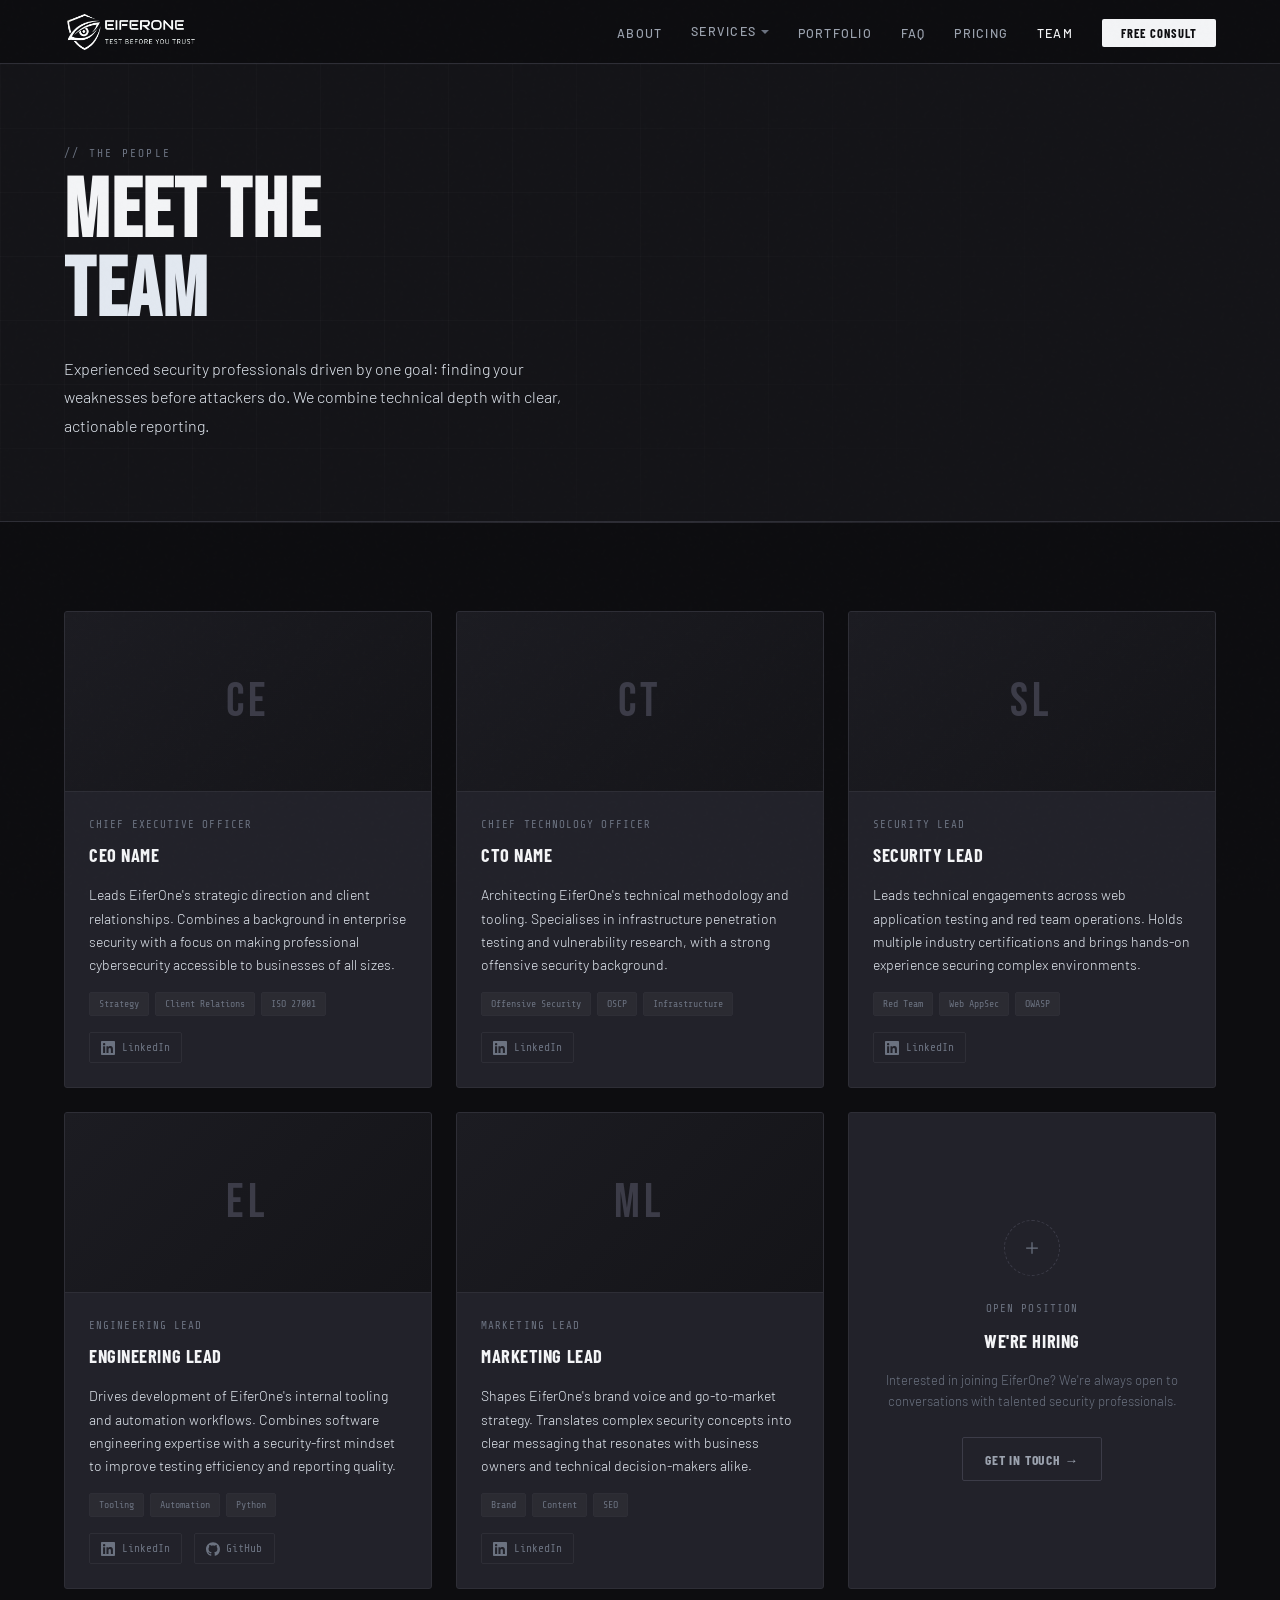
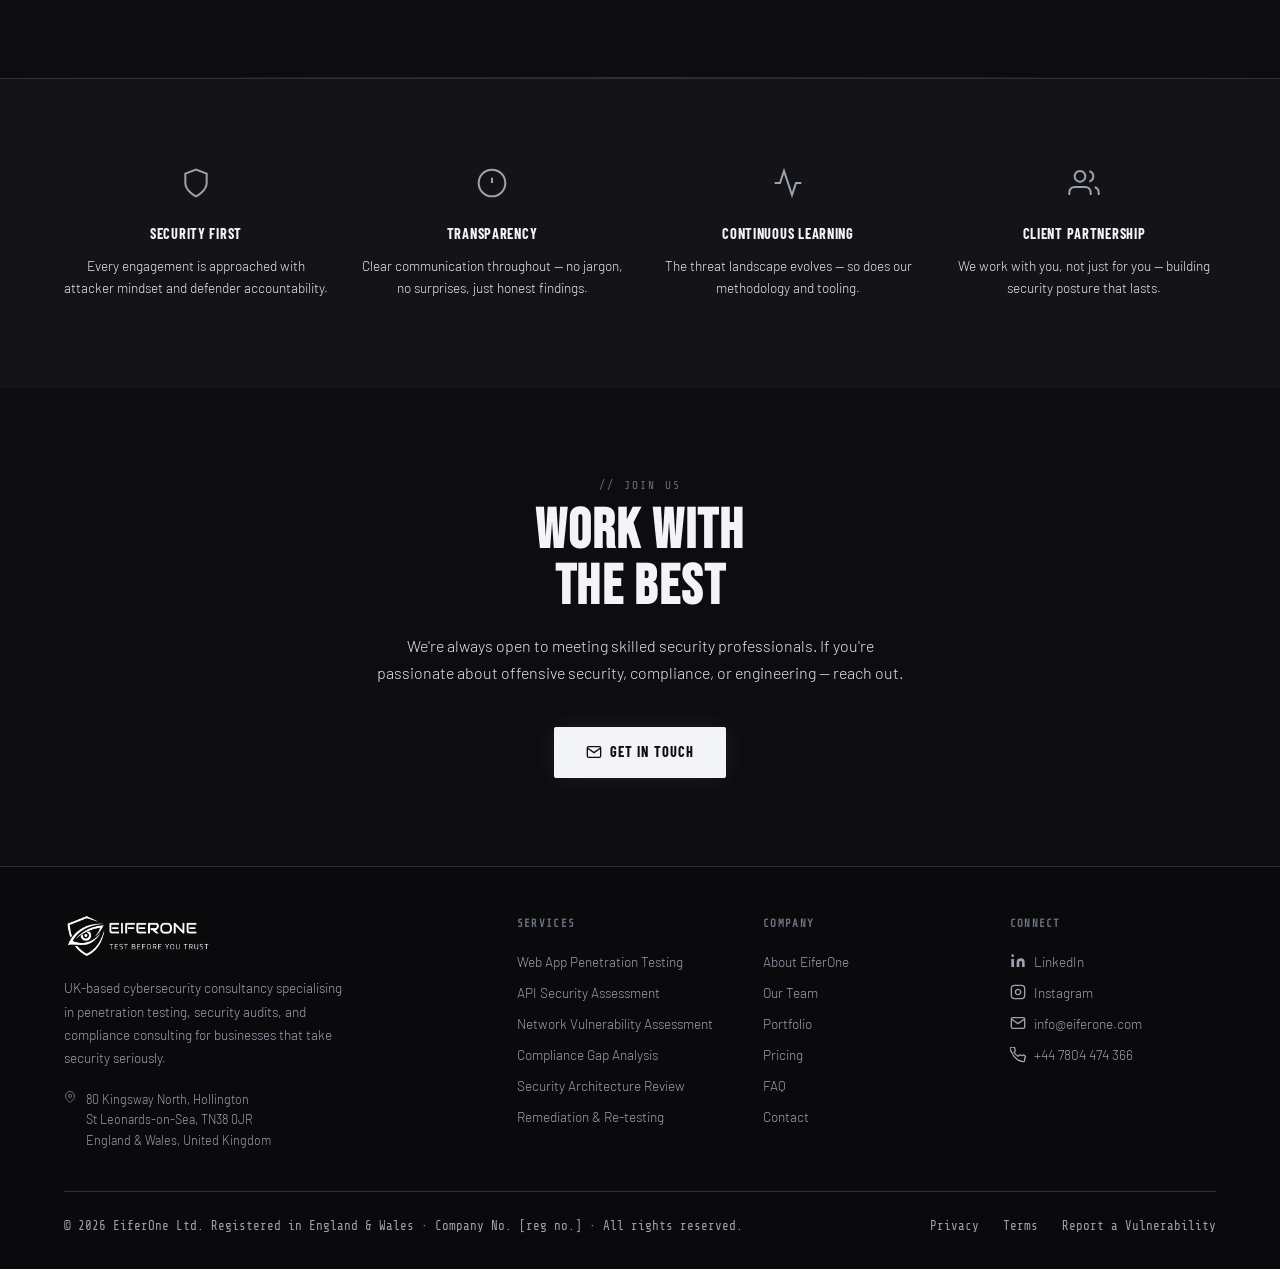
<file: team.html>
<!DOCTYPE html>
<html lang="en-GB">
<head>
<meta charset="UTF-8">
<meta name="viewport" content="width=device-width, initial-scale=1.0">
<title>Our Team — EiferOne Cybersecurity Consultancy</title>
<meta name="description" content="Meet the EiferOne team — experienced cybersecurity professionals dedicated to protecting businesses through penetration testing, security audits, and compliance consulting.">
<meta name="robots" content="index, follow">
<meta name="theme-color" content="#0d0d10">
<link rel="canonical" href="https://eiferone.com/team.html">
<meta property="og:type" content="website">
<meta property="og:url" content="https://eiferone.com/team.html">
<meta property="og:title" content="Our Team — EiferOne Cybersecurity Consultancy">
<meta property="og:description" content="Meet the EiferOne team — experienced cybersecurity professionals dedicated to protecting businesses.">
<meta property="og:image" content="https://eiferone.com/assets/og-image.png">
<meta property="og:site_name" content="EiferOne">
<meta property="og:locale" content="en_GB">
<link rel="icon" type="image/png" href="./assets/Favicon.png">
<link rel="preconnect" href="https://fonts.googleapis.com">
<link rel="preload" href="https://fonts.googleapis.com/css2?family=Share+Tech+Mono&family=Bebas+Neue&family=Barlow:wght@300;400;500;600&family=Barlow+Condensed:wght@600;700&display=swap" as="style" onload="this.onload=null;this.rel='stylesheet'">
<noscript><link href="https://fonts.googleapis.com/css2?family=Share+Tech+Mono&family=Bebas+Neue&family=Barlow:wght@300;400;500;600&family=Barlow+Condensed:wght@600;700&display=swap" rel="stylesheet"></noscript>

<link rel="stylesheet" href="./shared.css">

<style>
/* PAGE-SPECIFIC */
.page-header {
  padding: 9rem 5% 5rem;
  background: var(--dark);
  position: relative; overflow: hidden;
  border-bottom: 1px solid var(--border);
}
.page-header::before {
  content: ''; position: absolute; inset: 0;
  background-image:
    linear-gradient(rgba(255,255,255,0.018) 1px, transparent 1px),
    linear-gradient(90deg, rgba(255,255,255,0.018) 1px, transparent 1px);
  background-size: 64px 64px;
  mask-image: radial-gradient(ellipse 80% 80% at 20% 50%, black 30%, transparent 100%);
}
.page-header-inner { position: relative; z-index: 1; }
.page-lead { font-size: 1rem; color: var(--text); max-width: 540px; margin-top: 1rem; line-height: 1.8; }

/* TEAM GRID */
.team-section { background: var(--black); }
.team-grid {
  display: grid;
  grid-template-columns: repeat(auto-fill, minmax(300px, 1fr));
  gap: 1.5rem;
}

.team-card {
  background: var(--card); border: 1px solid var(--border);
  border-radius: 3px; overflow: hidden;
  transition: border-color 0.25s, transform 0.25s;
}
.team-card:hover { border-color: var(--border2); transform: translateY(-3px); }

.card-photo-placeholder {
  height: 180px;
  background: linear-gradient(135deg, var(--mid), var(--dark));
  display: flex; align-items: center; justify-content: center;
  border-bottom: 1px solid var(--border);
}
.placeholder-initials {
  font-family: 'Bebas Neue', sans-serif;
  font-size: 3rem; letter-spacing: 0.1em;
  color: var(--border2);
}

.card-body { padding: 1.5rem; }
.card-role {
  font-family: 'Share Tech Mono', monospace;
  font-size: 0.68rem; color: var(--muted);
  text-transform: uppercase; letter-spacing: 0.1em; margin-bottom: 0.35rem;
}
.card-name { font-size: 1.15rem; margin-bottom: 0.75rem; }
.card-bio { font-size: 0.875rem; color: var(--text); line-height: 1.65; margin-bottom: 1rem; }

.card-tags { display: flex; flex-wrap: wrap; gap: 0.4rem; margin-bottom: 1rem; }
.card-tag {
  font-family: 'Share Tech Mono', monospace;
  font-size: 0.62rem; color: var(--muted);
  background: rgba(255,255,255,0.04); border: 1px solid var(--border);
  padding: 0.18rem 0.55rem; border-radius: 2px;
}

.card-links { display: flex; gap: 0.75rem; }
.card-link {
  display: inline-flex; align-items: center; gap: 0.4rem;
  font-family: 'Share Tech Mono', monospace;
  font-size: 0.7rem; color: var(--muted); text-decoration: none;
  border: 1px solid var(--border); padding: 0.3rem 0.7rem; border-radius: 2px;
  transition: color 0.2s, border-color 0.2s;
}
.card-link:hover { color: var(--white); border-color: var(--silver); }

/* Hire card */
.hire-card {
  display: flex; flex-direction: column;
  justify-content: center; align-items: center;
  text-align: center; min-height: 380px;
}
.hire-card-body { padding: 2.5rem 2rem; }
.hire-plus {
  width: 56px; height: 56px; border: 1px dashed var(--border2);
  border-radius: 50%; display: flex; align-items: center; justify-content: center;
  margin: 0 auto 1.5rem; color: var(--muted);
}
.hire-card-btn {
  display: inline-flex; align-items: center; gap: 0.4rem;
  background: transparent; border: 1px solid var(--border2);
  color: var(--silver); padding: 0.6rem 1.4rem; border-radius: 2px;
  font-family: 'Barlow Condensed', sans-serif; font-weight: 700;
  font-size: 0.85rem; letter-spacing: 0.06em; text-transform: uppercase;
  text-decoration: none; transition: border-color 0.2s, color 0.2s;
}
.hire-card-btn:hover { border-color: var(--white); color: var(--white); }

/* VALUES STRIP */
.values-strip { background: var(--dark); border-top: 1px solid var(--border); }
.values-inner {
  display: grid;
  grid-template-columns: repeat(4, 1fr);
  gap: 2rem;
}
.value-item { text-align: center; }
.value-icon {
  width: 32px; height: 32px; color: var(--silver);
  margin: 0 auto 1rem;
}
.value-label {
  font-family: 'Barlow Condensed', sans-serif;
  font-size: 0.9rem; font-weight: 700;
  letter-spacing: 0.05em; text-transform: uppercase;
  color: var(--white); margin-bottom: 0.5rem;
}
.value-desc { font-size: 0.85rem; color: var(--text); line-height: 1.65; }

/* JOIN CTA */
.join-section { background: var(--black); text-align: center; }
.join-lead { font-size: 1rem; color: var(--text); max-width: 540px; margin: 0 auto 2.5rem; }

/* RESPONSIVE */
@media (max-width: 768px) {
  .values-inner { grid-template-columns: repeat(2, 1fr); }
}
@media (max-width: 480px) {
  .values-inner { grid-template-columns: 1fr; }
  .team-grid { grid-template-columns: 1fr; }
}
</style>
</head>
<body>

<!-- PAGE HEADER -->
<header class="page-header" aria-label="Team page header">
  <div class="page-header-inner">
    <div class="section-tag">// The People</div>
    <h1>Meet the<br><em>Team</em></h1>
    <p class="page-lead">Experienced security professionals driven by one goal: finding your weaknesses before attackers do. We combine technical depth with clear, actionable reporting.</p>
  </div>
</header>

<div class="divider-line" role="separator"></div>

<!-- TEAM GRID -->
<section class="team-section" aria-label="Team members">
  <div class="team-grid" id="teamGrid">
    <article class="team-card" aria-label="Team member: Chief Executive Officer">
      <div class="card-photo-placeholder" aria-hidden="true"><span class="placeholder-initials">CE</span></div>
      <div class="card-body">
        <div class="card-role">Chief Executive Officer</div>
        <h3 class="card-name">CEO Name</h3>
        <p class="card-bio">Leads EiferOne's strategic direction and client relationships. Combines a background in enterprise security with a focus on making professional cybersecurity accessible to businesses of all sizes.</p>
        <div class="card-tags"><span class="card-tag">Strategy</span><span class="card-tag">Client Relations</span><span class="card-tag">ISO 27001</span></div>
        <div class="card-links">
          <a href="https://linkedin.com/in/" target="_blank" rel="noopener noreferrer" class="card-link" aria-label="CEO LinkedIn profile">
            <svg width="14" height="14" viewBox="0 0 24 24" fill="currentColor" aria-hidden="true"><path d="M20.447 20.452h-3.554v-5.569c0-1.328-.027-3.037-1.852-3.037-1.853 0-2.136 1.445-2.136 2.939v5.667H9.351V9h3.414v1.561h.046c.477-.9 1.637-1.85 3.37-1.85 3.601 0 4.267 2.37 4.267 5.455v6.286zM5.337 7.433a2.062 2.062 0 01-2.063-2.065 2.064 2.064 0 112.063 2.065zm1.782 13.019H3.555V9h3.564v11.452zM22.225 0H1.771C.792 0 0 .774 0 1.729v20.542C0 23.227.792 24 1.771 24h20.451C23.2 24 24 23.227 24 22.271V1.729C24 .774 23.2 0 22.222 0h.003z"/></svg>
            LinkedIn
          </a>
        </div>
      </div>
    </article>

    <article class="team-card" aria-label="Team member: Chief Technology Officer">
      <div class="card-photo-placeholder" aria-hidden="true"><span class="placeholder-initials">CT</span></div>
      <div class="card-body">
        <div class="card-role">Chief Technology Officer</div>
        <h3 class="card-name">CTO Name</h3>
        <p class="card-bio">Architecting EiferOne's technical methodology and tooling. Specialises in infrastructure penetration testing and vulnerability research, with a strong offensive security background.</p>
        <div class="card-tags"><span class="card-tag">Offensive Security</span><span class="card-tag">OSCP</span><span class="card-tag">Infrastructure</span></div>
        <div class="card-links">
          <a href="https://linkedin.com/in/" target="_blank" rel="noopener noreferrer" class="card-link" aria-label="CTO LinkedIn profile">
            <svg width="14" height="14" viewBox="0 0 24 24" fill="currentColor" aria-hidden="true"><path d="M20.447 20.452h-3.554v-5.569c0-1.328-.027-3.037-1.852-3.037-1.853 0-2.136 1.445-2.136 2.939v5.667H9.351V9h3.414v1.561h.046c.477-.9 1.637-1.85 3.37-1.85 3.601 0 4.267 2.37 4.267 5.455v6.286zM5.337 7.433a2.062 2.062 0 01-2.063-2.065 2.064 2.064 0 112.063 2.065zm1.782 13.019H3.555V9h3.564v11.452zM22.225 0H1.771C.792 0 0 .774 0 1.729v20.542C0 23.227.792 24 1.771 24h20.451C23.2 24 24 23.227 24 22.271V1.729C24 .774 23.2 0 22.222 0h.003z"/></svg>
            LinkedIn
          </a>
        </div>
      </div>
    </article>

    <article class="team-card" aria-label="Team member: Security Lead">
      <div class="card-photo-placeholder" aria-hidden="true"><span class="placeholder-initials">SL</span></div>
      <div class="card-body">
        <div class="card-role">Security Lead</div>
        <h3 class="card-name">Security Lead</h3>
        <p class="card-bio">Leads technical engagements across web application testing and red team operations. Holds multiple industry certifications and brings hands-on experience securing complex environments.</p>
        <div class="card-tags"><span class="card-tag">Red Team</span><span class="card-tag">Web AppSec</span><span class="card-tag">OWASP</span></div>
        <div class="card-links">
          <a href="https://linkedin.com/in/" target="_blank" rel="noopener noreferrer" class="card-link" aria-label="Security Lead LinkedIn profile">
            <svg width="14" height="14" viewBox="0 0 24 24" fill="currentColor" aria-hidden="true"><path d="M20.447 20.452h-3.554v-5.569c0-1.328-.027-3.037-1.852-3.037-1.853 0-2.136 1.445-2.136 2.939v5.667H9.351V9h3.414v1.561h.046c.477-.9 1.637-1.85 3.37-1.85 3.601 0 4.267 2.37 4.267 5.455v6.286zM5.337 7.433a2.062 2.062 0 01-2.063-2.065 2.064 2.064 0 112.063 2.065zm1.782 13.019H3.555V9h3.564v11.452zM22.225 0H1.771C.792 0 0 .774 0 1.729v20.542C0 23.227.792 24 1.771 24h20.451C23.2 24 24 23.227 24 22.271V1.729C24 .774 23.2 0 22.222 0h.003z"/></svg>
            LinkedIn
          </a>
        </div>
      </div>
    </article>

    <article class="team-card" aria-label="Team member: Engineering Lead">
      <div class="card-photo-placeholder" aria-hidden="true"><span class="placeholder-initials">EL</span></div>
      <div class="card-body">
        <div class="card-role">Engineering Lead</div>
        <h3 class="card-name">Engineering Lead</h3>
        <p class="card-bio">Drives development of EiferOne's internal tooling and automation workflows. Combines software engineering expertise with a security-first mindset to improve testing efficiency and reporting quality.</p>
        <div class="card-tags"><span class="card-tag">Tooling</span><span class="card-tag">Automation</span><span class="card-tag">Python</span></div>
        <div class="card-links">
          <a href="https://linkedin.com/in/" target="_blank" rel="noopener noreferrer" class="card-link" aria-label="Engineering Lead LinkedIn profile">
            <svg width="14" height="14" viewBox="0 0 24 24" fill="currentColor" aria-hidden="true"><path d="M20.447 20.452h-3.554v-5.569c0-1.328-.027-3.037-1.852-3.037-1.853 0-2.136 1.445-2.136 2.939v5.667H9.351V9h3.414v1.561h.046c.477-.9 1.637-1.85 3.37-1.85 3.601 0 4.267 2.37 4.267 5.455v6.286zM5.337 7.433a2.062 2.062 0 01-2.063-2.065 2.064 2.064 0 112.063 2.065zm1.782 13.019H3.555V9h3.564v11.452zM22.225 0H1.771C.792 0 0 .774 0 1.729v20.542C0 23.227.792 24 1.771 24h20.451C23.2 24 24 23.227 24 22.271V1.729C24 .774 23.2 0 22.222 0h.003z"/></svg>
            LinkedIn
          </a>
          <a href="https://github.com/" target="_blank" rel="noopener noreferrer" class="card-link" aria-label="Engineering Lead GitHub">
            <svg width="14" height="14" viewBox="0 0 24 24" fill="currentColor" aria-hidden="true"><path d="M12 .297c-6.63 0-12 5.373-12 12 0 5.303 3.438 9.8 8.205 11.385.6.113.82-.258.82-.577 0-.285-.01-1.04-.015-2.04-3.338.724-4.042-1.61-4.042-1.61C4.422 18.07 3.633 17.7 3.633 17.7c-1.087-.744.084-.729.084-.729 1.205.084 1.838 1.236 1.838 1.236 1.07 1.835 2.809 1.305 3.495.998.108-.776.417-1.305.76-1.605-2.665-.3-5.466-1.332-5.466-5.93 0-1.31.465-2.38 1.235-3.22-.135-.303-.54-1.523.105-3.176 0 0 1.005-.322 3.3 1.23.96-.267 1.98-.399 3-.405 1.02.006 2.04.138 3 .405 2.28-1.552 3.285-1.23 3.285-1.23.645 1.653.24 2.873.12 3.176.765.84 1.23 1.91 1.23 3.22 0 4.61-2.805 5.625-5.475 5.92.42.36.81 1.096.81 2.22 0 1.606-.015 2.896-.015 3.286 0 .315.21.69.825.57C20.565 22.092 24 17.592 24 12.297c0-6.627-5.373-12-12-12"/></svg>
            GitHub
          </a>
        </div>
      </div>
    </article>

    <article class="team-card" aria-label="Team member: Marketing Lead">
      <div class="card-photo-placeholder" aria-hidden="true"><span class="placeholder-initials">ML</span></div>
      <div class="card-body">
        <div class="card-role">Marketing Lead</div>
        <h3 class="card-name">Marketing Lead</h3>
        <p class="card-bio">Shapes EiferOne's brand voice and go-to-market strategy. Translates complex security concepts into clear messaging that resonates with business owners and technical decision-makers alike.</p>
        <div class="card-tags"><span class="card-tag">Brand</span><span class="card-tag">Content</span><span class="card-tag">SEO</span></div>
        <div class="card-links">
          <a href="https://linkedin.com/in/" target="_blank" rel="noopener noreferrer" class="card-link" aria-label="Marketing Lead LinkedIn profile">
            <svg width="14" height="14" viewBox="0 0 24 24" fill="currentColor" aria-hidden="true"><path d="M20.447 20.452h-3.554v-5.569c0-1.328-.027-3.037-1.852-3.037-1.853 0-2.136 1.445-2.136 2.939v5.667H9.351V9h3.414v1.561h.046c.477-.9 1.637-1.85 3.37-1.85 3.601 0 4.267 2.37 4.267 5.455v6.286zM5.337 7.433a2.062 2.062 0 01-2.063-2.065 2.064 2.064 0 112.063 2.065zm1.782 13.019H3.555V9h3.564v11.452zM22.225 0H1.771C.792 0 0 .774 0 1.729v20.542C0 23.227.792 24 1.771 24h20.451C23.2 24 24 23.227 24 22.271V1.729C24 .774 23.2 0 22.222 0h.003z"/></svg>
            LinkedIn
          </a>
        </div>
      </div>
    </article>

    <!-- Hiring card -->
    <article class="team-card hire-card" aria-label="Open position">
      <div class="hire-card-body">
        <div class="hire-plus" aria-hidden="true">
          <svg width="20" height="20" viewBox="0 0 24 24" fill="none" stroke="currentColor" stroke-width="1.5" aria-hidden="true"><line x1="12" y1="5" x2="12" y2="19"/><line x1="5" y1="12" x2="19" y2="12"/></svg>
        </div>
        <div class="card-role" style="margin-bottom:0.5rem;">Open Position</div>
        <h3 class="card-name" style="margin-bottom:0.75rem;">We're Hiring</h3>
        <p style="font-size:0.82rem;color:var(--muted);line-height:1.65;margin-bottom:1.5rem;">Interested in joining EiferOne? We're always open to conversations with talented security professionals.</p>
        <a href="./index.html#contact" class="hire-card-btn">Get in touch →</a>
      </div>
    </article>
  </div>
</section>

<div class="divider-line" role="separator"></div>

<!-- VALUES -->
<section class="values-strip" aria-label="Team values">
  <div class="values-inner">
    <div class="value-item">
      <svg class="value-icon" viewBox="0 0 24 24" fill="none" stroke="currentColor" stroke-width="1.5" aria-hidden="true"><path d="M12 22s8-4 8-10V5l-8-3-8 3v7c0 6 8 10 8 10z"/></svg>
      <div class="value-label">Security First</div>
      <p class="value-desc">Every engagement is approached with attacker mindset and defender accountability.</p>
    </div>
    <div class="value-item">
      <svg class="value-icon" viewBox="0 0 24 24" fill="none" stroke="currentColor" stroke-width="1.5" aria-hidden="true"><circle cx="12" cy="12" r="10"/><line x1="12" y1="8" x2="12" y2="12"/><line x1="12" y1="16" x2="12.01" y2="16"/></svg>
      <div class="value-label">Transparency</div>
      <p class="value-desc">Clear communication throughout — no jargon, no surprises, just honest findings.</p>
    </div>
    <div class="value-item">
      <svg class="value-icon" viewBox="0 0 24 24" fill="none" stroke="currentColor" stroke-width="1.5" aria-hidden="true"><polyline points="22 12 18 12 15 21 9 3 6 12 2 12"/></svg>
      <div class="value-label">Continuous Learning</div>
      <p class="value-desc">The threat landscape evolves — so does our methodology and tooling.</p>
    </div>
    <div class="value-item">
      <svg class="value-icon" viewBox="0 0 24 24" fill="none" stroke="currentColor" stroke-width="1.5" aria-hidden="true"><path d="M17 21v-2a4 4 0 00-4-4H5a4 4 0 00-4 4v2"/><circle cx="9" cy="7" r="4"/><path d="M23 21v-2a4 4 0 00-3-3.87"/><path d="M16 3.13a4 4 0 010 7.75"/></svg>
      <div class="value-label">Client Partnership</div>
      <p class="value-desc">We work with you, not just for you — building security posture that lasts.</p>
    </div>
  </div>
</section>

<!-- JOIN CTA -->
<section class="join-section" aria-label="Join the team">
  <div class="section-tag">// Join Us</div>
  <h2>Work With<br>the Best</h2>
  <p class="join-lead">We're always open to meeting skilled security professionals. If you're passionate about offensive security, compliance, or engineering — reach out.</p>
  <a href="./index.html#contact" class="btn-primary">
    <svg width="16" height="16" viewBox="0 0 24 24" fill="none" stroke="currentColor" stroke-width="2" aria-hidden="true"><path d="M4 4h16c1.1 0 2 .9 2 2v12c0 1.1-.9 2-2 2H4c-1.1 0-2-.9-2-2V6c0-1.1.9-2 2-2z"/><polyline points="22,6 12,13 2,6"/></svg>
    Get in Touch
  </a>
</section>

<script src="./components.js"></script>
</body>
</html>
</file>
<file: shared.css>
/* ============================================================
   EIFERONE — SHARED DESIGN SYSTEM
   Single source of truth for tokens, nav, footer, typography,
   buttons, cards, layout, and responsive rules.
   ============================================================ */

/* ── DESIGN TOKENS ────────────────────────────────────────── */
:root {
  /* Backgrounds — lighter than before */
  --black:   #0d0d10;       /* page bg (was #080809) */
  --dark:    #141418;       /* section alt bg (was #0f0f11) */
  --mid:     #1c1c22;       /* (was #161619) */
  --card:    #22222a;       /* card bg (was #1a1a1e) */

  /* Borders */
  --border:  #2e2e36;       /* (was #252528) */
  --border2: #3c3c48;       /* (was #323236) */

  /* Text — vibrant & readable */
  --white:   #F3F4F6;       /* headings — crisp off-white */
  --accent:  #E2E8F0;       /* hover/accent */
  --accent2: #CBD5E1;       /* secondary accent */
  --text:    #E2E8F0;       /* body text — high contrast on dark */
  --silver:  #9CA3AF;       /* secondary text */
  --muted:   #6B7280;       /* labels, tags */

  /* Utility */
  --dim:     rgba(255,255,255,0.05);
  --nav-h:   64px;

  /* Nav glass */
  --nav-bg:  rgba(13,13,16,0.90);
}

/* ── RESET & BASE ─────────────────────────────────────────── */
*, *::before, *::after { box-sizing: border-box; margin: 0; padding: 0; }

html { scroll-behavior: smooth; }

body {
  background: var(--black);
  color: var(--text);
  font-family: 'Barlow', sans-serif;
  font-weight: 300;
  line-height: 1.7;
  overflow-x: hidden;
}

@media (prefers-reduced-motion: reduce) {
  *, *::before, *::after {
    animation-duration: 0.01ms !important;
    animation-iteration-count: 1 !important;
    transition-duration: 0.01ms !important;
    scroll-behavior: auto !important;
  }
}

/* Scrollbar */
::-webkit-scrollbar { width: 3px; }
::-webkit-scrollbar-track { background: var(--dark); }
::-webkit-scrollbar-thumb { background: var(--border2); border-radius: 2px; }

/* Film-grain overlay */
body::after {
  content: '';
  position: fixed; inset: 0;
  background-image: url("data:image/svg+xml,%3Csvg viewBox='0 0 256 256' xmlns='http://www.w3.org/2000/svg'%3E%3Cfilter id='n'%3E%3CfeTurbulence type='fractalNoise' baseFrequency='0.85' numOctaves='4' stitchTiles='stitch'/%3E%3C/filter%3E%3Crect width='100%25' height='100%25' filter='url(%23n)' opacity='0.04'/%3E%3C/svg%3E");
  pointer-events: none; z-index: 9999; opacity: 0.28;
}

/* ── TYPOGRAPHY ───────────────────────────────────────────── */
h1 {
  font-family: 'Bebas Neue', sans-serif;
  font-size: clamp(3.2rem, 6.5vw, 5.5rem);
  line-height: 0.95; letter-spacing: 0.02em;
  color: var(--white); margin-bottom: 1.5rem;
}
h1 em { color: var(--accent); font-style: normal; }

h2 {
  font-family: 'Bebas Neue', sans-serif;
  font-size: clamp(2.2rem, 4.5vw, 3.5rem);
  letter-spacing: 0.03em; color: var(--white);
  line-height: 1; margin-bottom: 1rem;
}

h3 {
  font-family: 'Barlow Condensed', sans-serif;
  font-size: 1.05rem; font-weight: 700;
  letter-spacing: 0.03em; color: var(--white);
  text-transform: uppercase;
}

/* ── LAYOUT ───────────────────────────────────────────────── */
section { padding: 5.5rem 5%; }

.section-tag {
  font-family: 'Share Tech Mono', monospace;
  font-size: 0.7rem; color: var(--muted);
  text-transform: uppercase; letter-spacing: 0.2em;
  margin-bottom: 0.6rem;
}

.section-lead {
  font-size: 1rem; color: var(--silver);
  max-width: 560px; margin-bottom: 3rem;
}

.divider-line {
  height: 1px;
  background: linear-gradient(90deg, transparent, var(--border), transparent);
}

/* ── NAVIGATION ───────────────────────────────────────────── */
nav.site-nav {
  position: fixed; top: 0; left: 0; right: 0; z-index: 1000;
  display: flex; align-items: center; justify-content: space-between;
  padding: 0 5%;
  height: var(--nav-h);
  background: var(--nav-bg);
  backdrop-filter: blur(20px);
  -webkit-backdrop-filter: blur(20px);
  border-bottom: 1px solid var(--border);
}

.logo-wrap { display: flex; align-items: center; text-decoration: none; }
.logo-img  { height: 38px; width: auto; }

.nav-links {
  display: flex; gap: 1.8rem;
  list-style: none; align-items: center;
}

.nav-links a {
  color: var(--silver); text-decoration: none;
  font-size: 0.78rem; font-weight: 500;
  letter-spacing: 0.1em; text-transform: uppercase;
  transition: color 0.2s;
}
.nav-links a:hover,
.nav-links a.active { color: var(--white); }

/* Services dropdown */
.nav-dropdown { position: relative; }
.nav-dropdown > a {
  display: flex; align-items: center; gap: 0.3rem; cursor: pointer;
}
.nav-dropdown > a::after {
  content: '';
  width: 0; height: 0;
  border-left: 4px solid transparent;
  border-right: 4px solid transparent;
  border-top: 4px solid var(--muted);
  transition: transform 0.2s, border-top-color 0.2s;
  flex-shrink: 0; margin-top: 1px;
}
.nav-dropdown:hover > a::after,
.nav-dropdown.open > a::after { transform: rotate(180deg); border-top-color: var(--white); }

.dropdown-menu {
  display: none;
  position: absolute; top: calc(100% + 0.75rem); left: 50%;
  transform: translateX(-50%);
  background: rgba(18,18,22,0.98); backdrop-filter: blur(20px);
  border: 1px solid var(--border2); border-radius: 4px;
  min-width: 240px; padding: 0.5rem 0;
  box-shadow: 0 20px 60px rgba(0,0,0,0.5);
  animation: dropIn 0.2s ease;
}
.nav-dropdown:hover .dropdown-menu,
.nav-dropdown.open .dropdown-menu { display: block; }

@keyframes dropIn {
  from { opacity: 0; transform: translateX(-50%) translateY(-8px); }
  to   { opacity: 1; transform: translateX(-50%) translateY(0); }
}

.dropdown-menu a {
  display: flex; align-items: center; gap: 0.75rem;
  padding: 0.65rem 1.2rem;
  color: var(--text) !important; font-size: 0.82rem !important;
  text-transform: none !important; letter-spacing: 0.02em !important;
  font-weight: 400 !important;
  border-bottom: 1px solid var(--border);
  transition: background 0.15s, color 0.15s, padding-left 0.15s !important;
}
.dropdown-menu a:last-child { border-bottom: none; }
.dropdown-menu a:hover { background: var(--dim); color: var(--white) !important; padding-left: 1.5rem; }
.dropdown-menu a .dmicon { color: var(--muted); flex-shrink: 0; }

/* Nav CTA */
.nav-cta {
  background: var(--white) !important;
  color: var(--black) !important;
  padding: 0.45rem 1.2rem;
  border-radius: 2px; border: none !important;
  font-family: 'Barlow Condensed', sans-serif !important;
  font-weight: 700 !important; font-size: 0.78rem !important;
  letter-spacing: 0.08em !important;
  transition: background 0.2s, box-shadow 0.2s !important;
}
.nav-cta:hover {
  background: var(--accent) !important;
  color: var(--black) !important;
  box-shadow: 0 0 20px rgba(255,255,255,0.14) !important;
}

/* Hamburger */
.nav-hamburger {
  display: none; flex-direction: column; justify-content: center;
  gap: 5px; background: transparent;
  border: 1px solid var(--border);
  padding: 0.5rem 0.6rem; border-radius: 2px;
  cursor: pointer; z-index: 1100;
}
.nav-hamburger span {
  display: block; width: 20px; height: 1.5px;
  background: var(--accent2);
  transition: transform 0.3s, opacity 0.3s;
}
.nav-hamburger[aria-expanded="true"] span:nth-child(1) { transform: translateY(6.5px) rotate(45deg); }
.nav-hamburger[aria-expanded="true"] span:nth-child(2) { opacity: 0; }
.nav-hamburger[aria-expanded="true"] span:nth-child(3) { transform: translateY(-6.5px) rotate(-45deg); }

/* Mobile nav */
.mobile-nav {
  display: none; position: fixed;
  top: var(--nav-h); left: 0; right: 0;
  background: rgba(13,13,16,0.98); backdrop-filter: blur(20px);
  border-bottom: 1px solid var(--border); z-index: 999;
  padding: 1.5rem 5%;
  animation: mobileNavIn 0.25s ease;
}
.mobile-nav.open { display: block; }

@keyframes mobileNavIn {
  from { opacity: 0; transform: translateY(-8px); }
  to   { opacity: 1; transform: translateY(0); }
}

.mobile-nav ul { list-style: none; }
.mobile-nav ul li a {
  display: block; padding: 0.85rem 0;
  color: var(--text); text-decoration: none;
  font-size: 0.95rem; letter-spacing: 0.06em;
  text-transform: uppercase;
  border-bottom: 1px solid var(--border);
  transition: color 0.2s;
}
.mobile-nav ul li:last-child a { border-bottom: none; }
.mobile-nav ul li a:hover { color: var(--white); }

.mobile-nav-cta {
  display: block; margin-top: 1.25rem; text-align: center;
  background: var(--white); color: var(--black) !important;
  padding: 0.9rem; border-radius: 2px;
  font-family: 'Barlow Condensed', sans-serif;
  font-weight: 700; font-size: 0.95rem;
  letter-spacing: 0.08em; text-transform: uppercase;
  text-decoration: none;
}

/* ── BUTTONS ──────────────────────────────────────────────── */
.btn-primary {
  display: inline-flex; align-items: center; gap: 0.5rem;
  background: var(--white); color: var(--black);
  font-family: 'Barlow Condensed', sans-serif;
  font-weight: 700; font-size: 0.9rem;
  letter-spacing: 0.08em; text-transform: uppercase;
  padding: 0.85rem 2rem; border-radius: 2px;
  text-decoration: none;
  transition: transform 0.2s, box-shadow 0.2s, background 0.2s;
  box-shadow: 0 0 24px rgba(255,255,255,0.08);
}
.btn-primary:hover {
  transform: translateY(-2px);
  box-shadow: 0 0 40px rgba(255,255,255,0.16);
  background: var(--accent);
}

.btn-ghost {
  display: inline-flex; align-items: center; gap: 0.5rem;
  border: 1px solid var(--border2); color: var(--text);
  font-family: 'Barlow Condensed', sans-serif;
  font-weight: 600; font-size: 0.9rem;
  letter-spacing: 0.06em; text-transform: uppercase;
  padding: 0.85rem 2rem; border-radius: 2px;
  text-decoration: none;
  transition: border-color 0.2s, color 0.2s;
}
.btn-ghost:hover { border-color: var(--accent2); color: var(--white); }

/* ── FOOTER ───────────────────────────────────────────────── */
footer.site-footer {
  background: #0a0a0d;
  border-top: 1px solid var(--border);
  padding: 3rem 5% 2rem;
}

.footer-grid {
  display: grid;
  grid-template-columns: 2fr 1fr 1fr 1fr;
  gap: 2.5rem; margin-bottom: 2.5rem;
}

.footer-brand p {
  font-size: 0.85rem; color: var(--silver);
  margin-top: 0.75rem; line-height: 1.7; max-width: 280px;
}
.footer-logo-img { height: 42px; width: auto; }

.footer-col h4 {
  font-family: 'Share Tech Mono', monospace;
  font-size: 0.68rem; color: var(--muted);
  text-transform: uppercase; letter-spacing: 0.12em; margin-bottom: 1rem;
}

.footer-col a {
  display: flex; align-items: center; gap: 0.5rem;
  color: var(--silver); text-decoration: none;
  font-size: 0.85rem; margin-bottom: 0.5rem;
  transition: color 0.2s; cursor: pointer;
}
.footer-col a:hover { color: var(--white); }

.footer-social-icon { width: 16px; height: 16px; flex-shrink: 0; }

.footer-bottom {
  border-top: 1px solid var(--border);
  padding-top: 1.5rem;
  display: flex; justify-content: space-between; align-items: center;
  flex-wrap: wrap; gap: 1rem;
  font-size: 0.78rem; color: var(--silver);
  font-family: 'Share Tech Mono', monospace;
}
.footer-bottom-links { display: flex; gap: 1.5rem; }
.footer-bottom-links a { color: var(--silver); text-decoration: none; }
.footer-bottom-links a:hover { color: var(--white); }

/* ── RESPONSIVE ───────────────────────────────────────────── */
@media (max-width: 1024px) {
  .footer-grid { grid-template-columns: 1fr 1fr 1fr; }
}

@media (max-width: 768px) {
  .nav-links { display: none; visibility: hidden; pointer-events: none; }
  .nav-hamburger { display: flex; }
  section { padding: 4rem 5%; }
  .footer-grid { grid-template-columns: 1fr 1fr; }
}

@media (max-width: 480px) {
  .footer-grid { grid-template-columns: 1fr; }
  .footer-bottom { flex-direction: column; text-align: center; }
}
/* ── SCROLL BUTTON (bottom-right, shared across all pages) ── */
.scroll-fab {
  position: fixed;
  bottom: 1.5rem;
  right: 1.5rem;
  z-index: 900;
  width: 42px;
  height: 42px;
  border-radius: 50%;
  background: rgba(13,13,16,0.85);
  border: 1px solid var(--border2);
  backdrop-filter: blur(10px);
  -webkit-backdrop-filter: blur(10px);
  color: var(--silver);
  display: flex;
  align-items: center;
  justify-content: center;
  cursor: pointer;
  transition: background 0.2s, border-color 0.2s, color 0.2s, transform 0.25s, opacity 0.25s;
  box-shadow: 0 4px 20px rgba(0,0,0,0.45);
  opacity: 0;
  pointer-events: none;
  transform: translateY(8px);
}
.scroll-fab.visible {
  opacity: 1;
  pointer-events: auto;
  transform: translateY(0);
}
.scroll-fab:hover {
  background: rgba(30,30,40,0.95);
  border-color: var(--silver);
  color: var(--white);
  transform: translateY(-2px);
  box-shadow: 0 6px 28px rgba(0,0,0,0.55);
}
.scroll-fab svg {
  width: 18px;
  height: 18px;
  transition: transform 0.2s;
}
.scroll-fab.at-bottom svg {
  transform: rotate(180deg);
}
</file>
